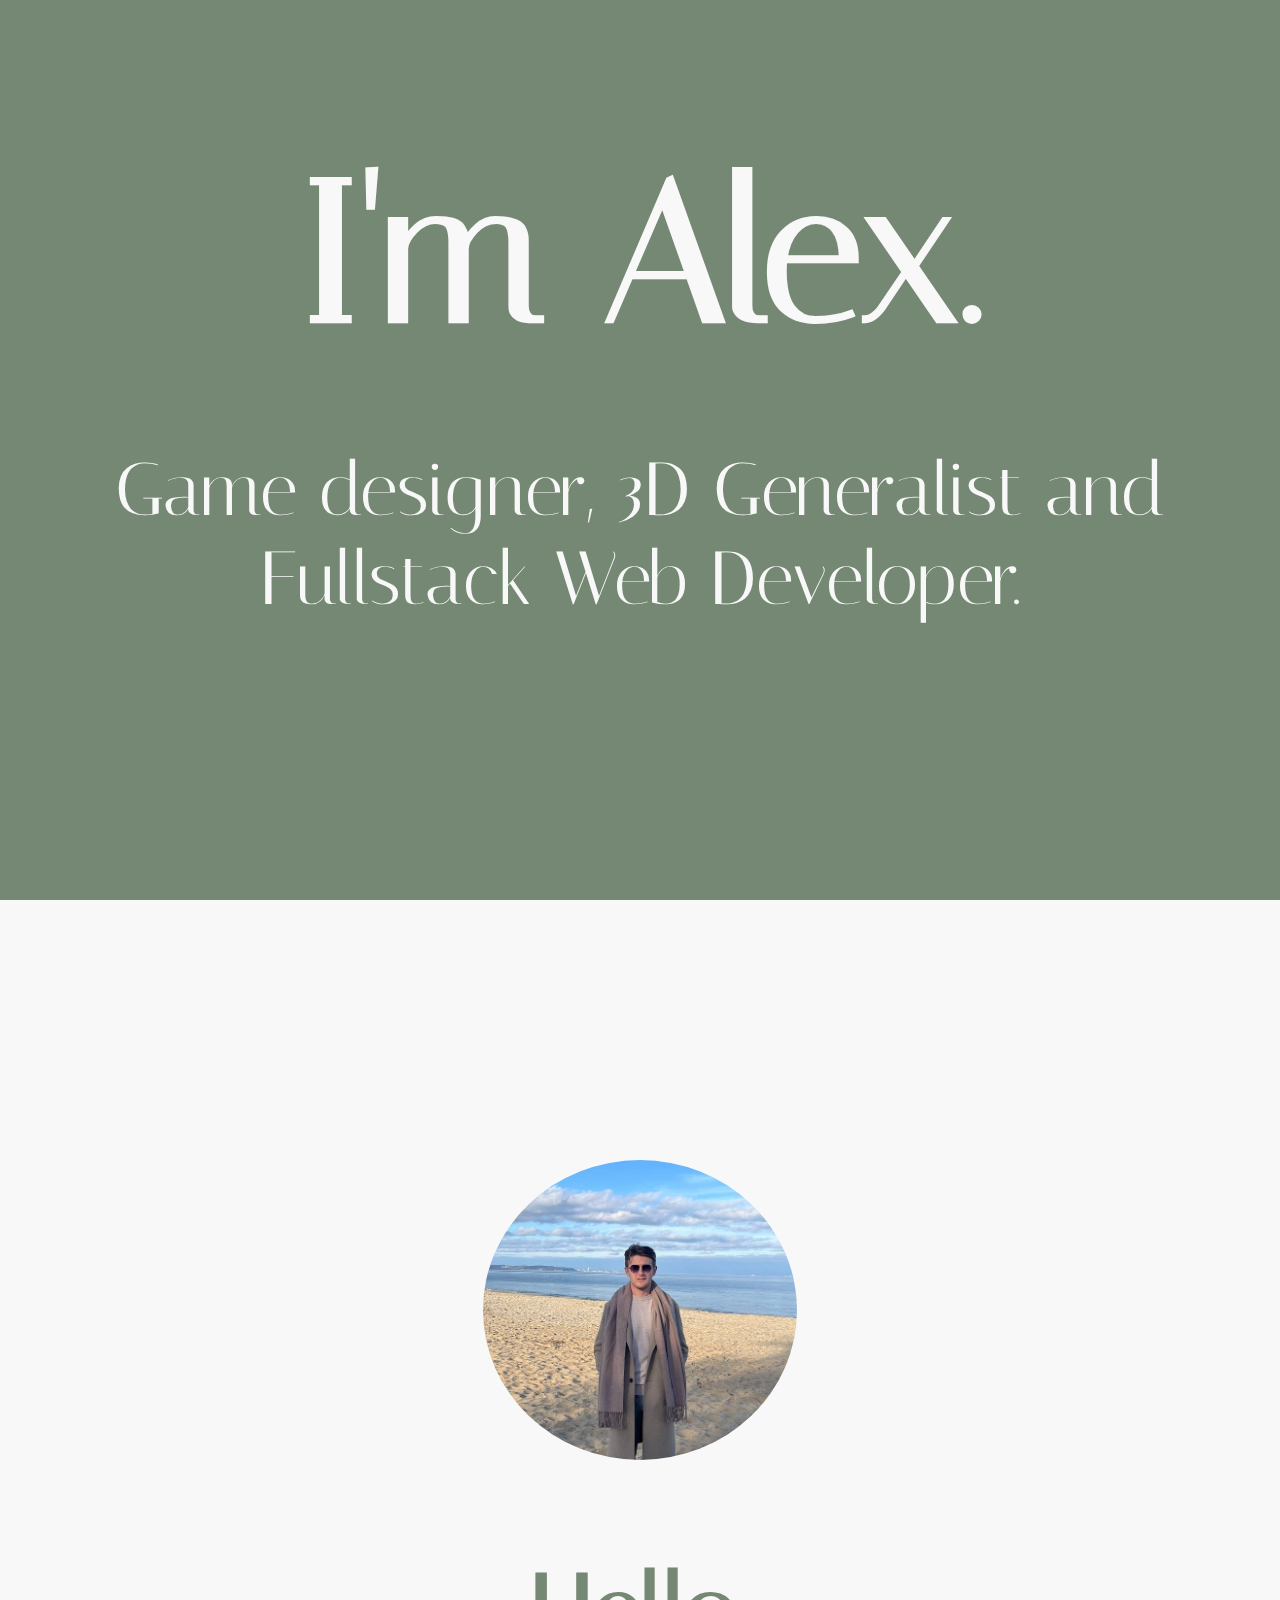
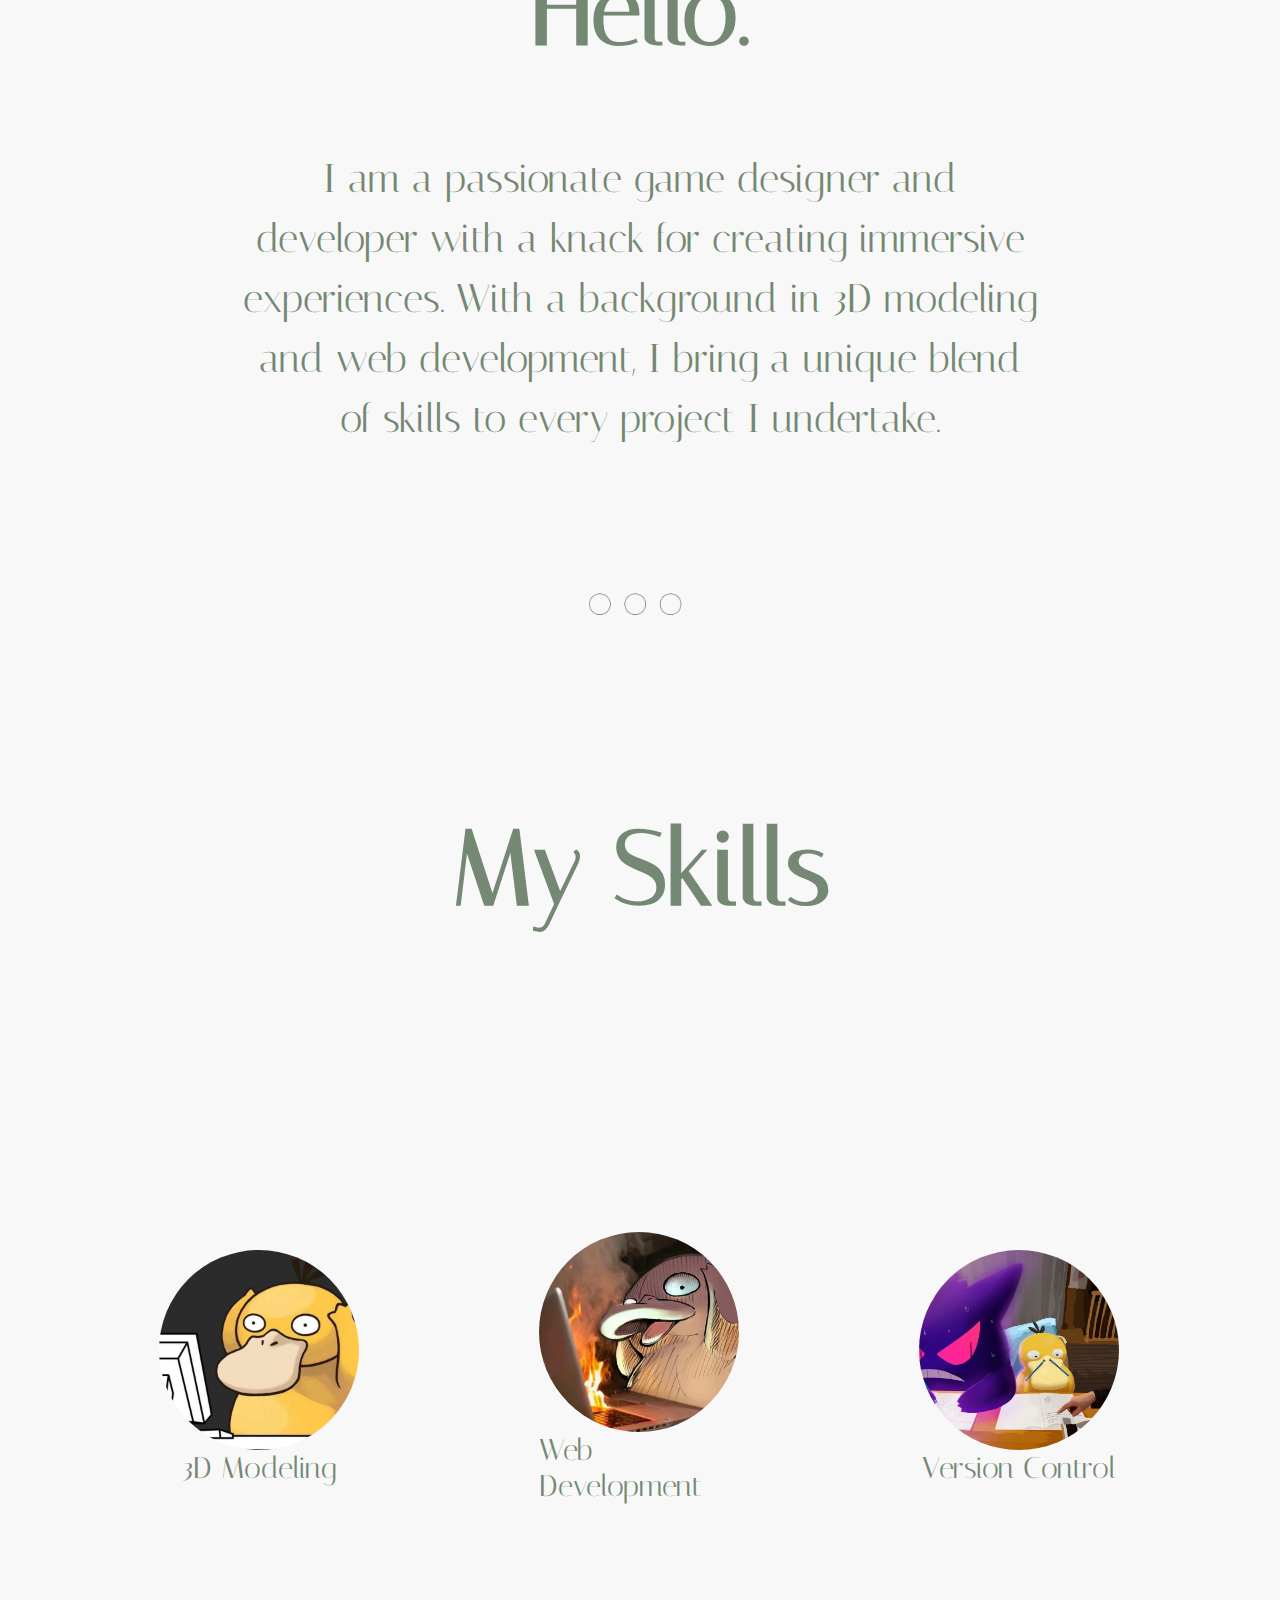
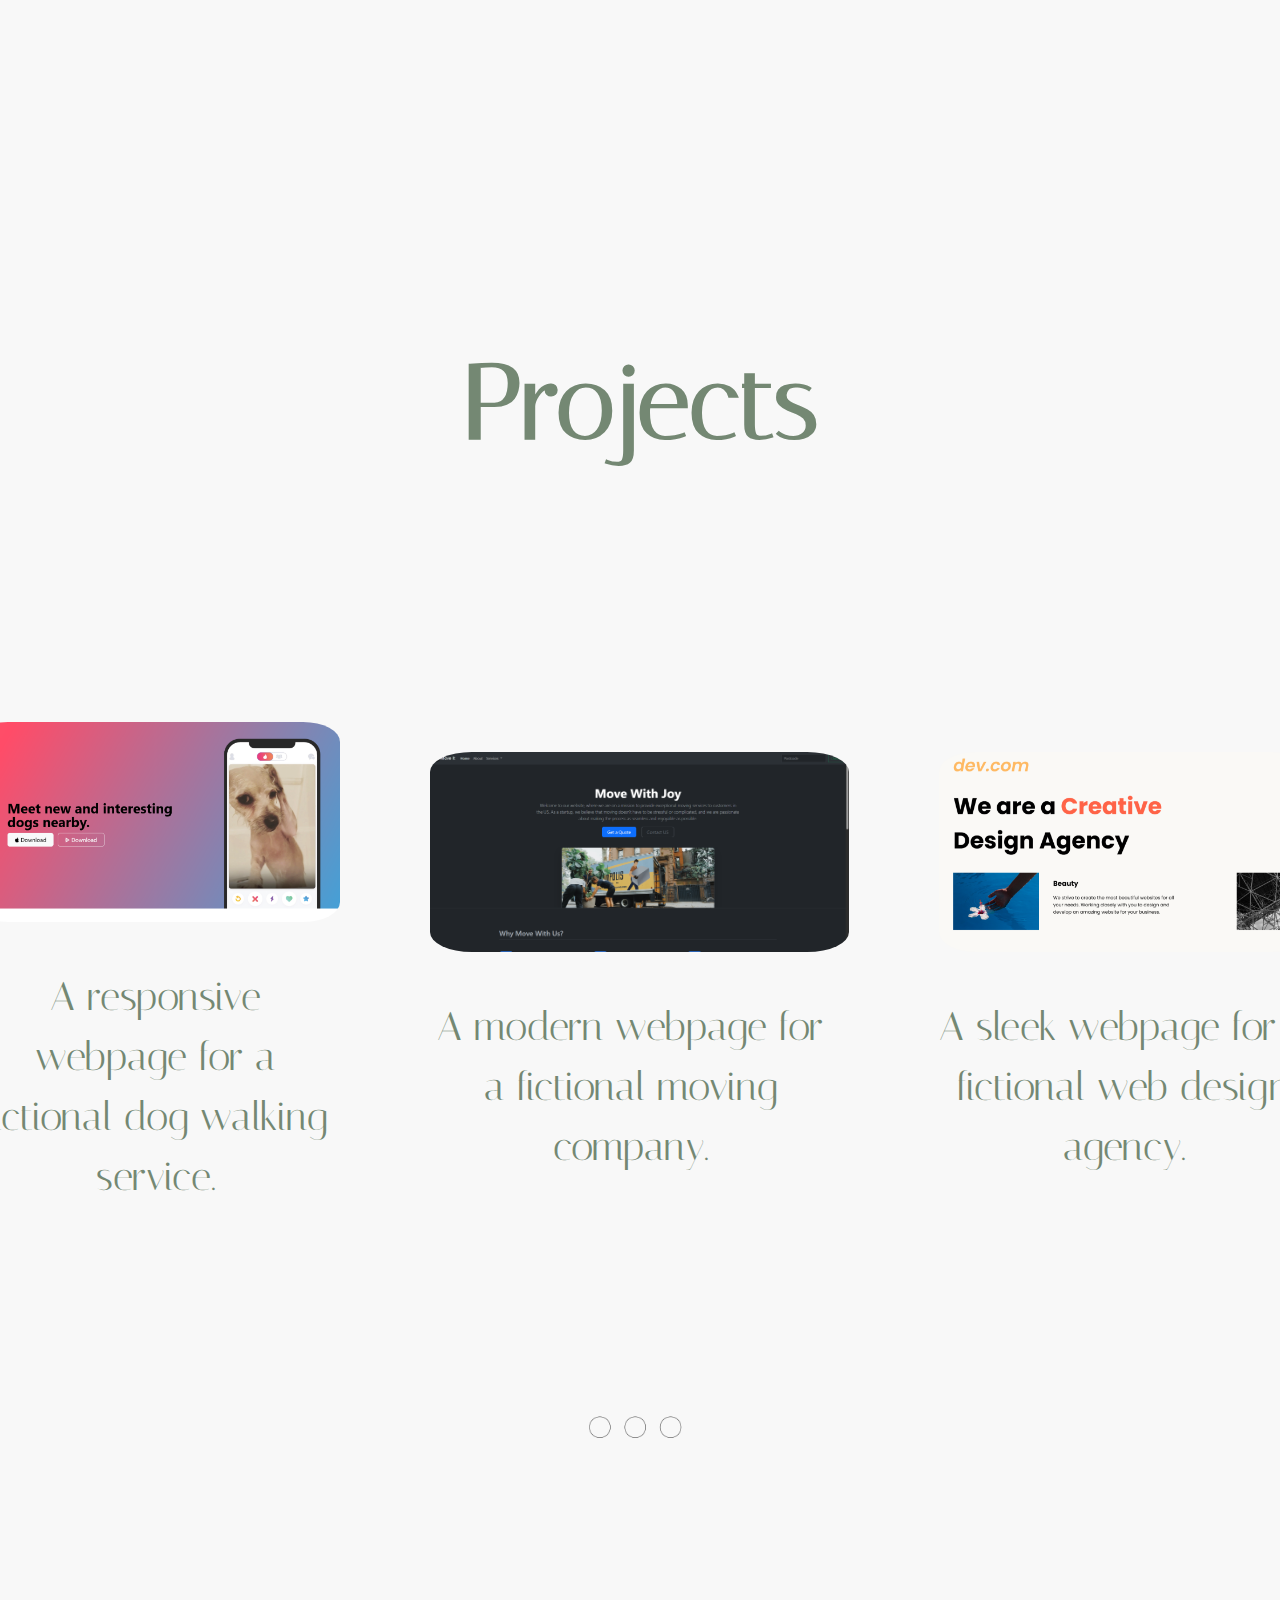
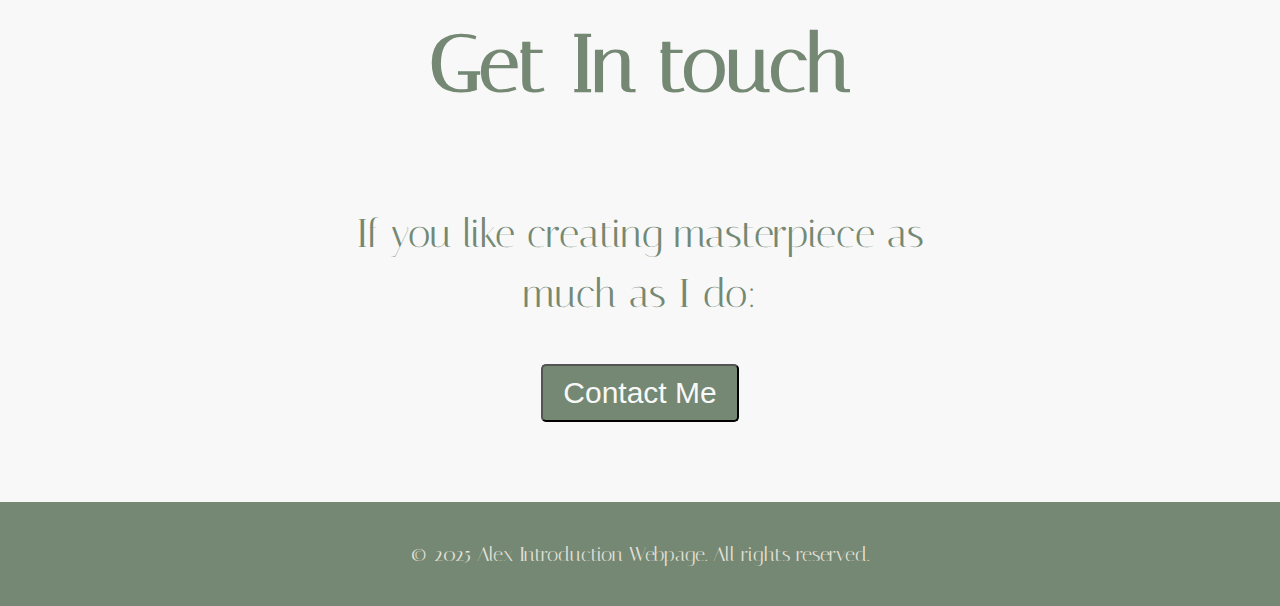
<file: index.html>
<!DOCTYPE html>
<html lang="en">
<head>
    <meta charset="UTF-8">
    <meta name="viewport" content="width=device-width, initial-scale=1.0">
    <title>Introduction Webpage</title>
    <link rel="stylesheet" href="style.css">   
    <link rel="preconnect" href="https://fonts.googleapis.com">
<link rel="preconnect" href="https://fonts.gstatic.com" crossorigin>
<link href="https://fonts.googleapis.com/css2?family=Caveat:wght@400..700&family=Italiana&display=swap" rel="stylesheet">
</head>

<body>
<div class="introduction-webpage">
    <!-- intro -->
    <div class="intro">
        <h1>I'm Alex.</h1>
        <p>Game designer, 3D Generalist and Fullstack Web Developer.</p>
    </div>

    <!-- about -->
    <div class="about">
        <div class="about-image">
            <img  src="./images/profile-picture.jpg" height="300px" alt="Profile Picture">
        </div>
        <h1>Hello.</h1>
        <div class="about-text">
            <p>I am a passionate game designer and developer with a knack for creating immersive experiences. 
                With a background in 3D modeling and web development, I bring a unique blend of skills to every project I undertake.</p>
        </div>
        <div class="dots">
            <img src="./images/dots.webp" height="100px" alt="dots">
        </div>
        
    </div>
    
    <!-- skills -->
     <div class="skills-header">
        <h2>My Skills</h2>
    </div>     
    <div class="skills">
        <div class="skills-img">
            <img src="./images/GameDesign.jpg" height="200px">
            <span class="tooltip">Game Design</span>
        </div>
        <div class="skills-img">
            <img src="./images/3D-generalist.jpg" height="200px">
            <span class="tooltip">3D Modeling</span>
        </div>
        <div class="skills-img">
            <img src="./images/web-development.jpg" height="200px">
            <span class="tooltip">Web Development</span>
        </div>
        <div class="skills-img">
            <img src="./images/version-control.jpg" height="200px">
            <span class="tooltip">Version Control</span>
        </div>
        <div class="skills-img">
            <img src="./images/project-management.jpg" height="200px">
            <span class="tooltip">Project Management</span>
        </div>
        
     </div>


    <!-- projects -->
    <div class="header">
        <h2>Projects</h2>
    </div>
    <div class="projects">
        <div class="project-list">
            <a href="https://github.com/AleksanderBabii/TinDog-Webpage">
                <img src="./images/tindog.PNG" height="200px"></a> 
                <span>
                    A responsive webpage for a fictional dog walking service.
                </span>  
            </div>
        <div class="project-list">
            <a href="https://github.com/AleksanderBabii/Move-It-Start-Up-Webpage">
                <img src="./images/moveit.PNG" height="200px"></a>
                <span>
                    A modern webpage for a fictional moving company.
                </span> 
        </div>
        <div class="project-list">
            <a href="https://github.com/AleksanderBabii/Web_Design_Agency_Webpage">
                <img src="images/creative-agency.PNG" height="200px"></a>
                <span>
                   A sleek webpage for a fictional web design agency.
                </span> 
        </div>
    </div>


    <!-- contact -->
        <div class="contact">
        <div class="dots">
            <img src="./images/dots.webp" height="100px" alt="dots">
        </div>
            <h1>Get In touch</h1>
            <p>If you like creating masterpiece as much as I do: </p>
            <div class="button">
                <button onclick="window.location.href='mailto:sasha.babiy70@gmail.com';">Contact Me</button>
            </div>

        </div>

    <!-- footer -->
        <div class="footer">
            <p>&copy; 2025 Alex Introduction Webpage. All rights reserved.</p>
        </div>
       

 </div>
    
        
</body>
</file>
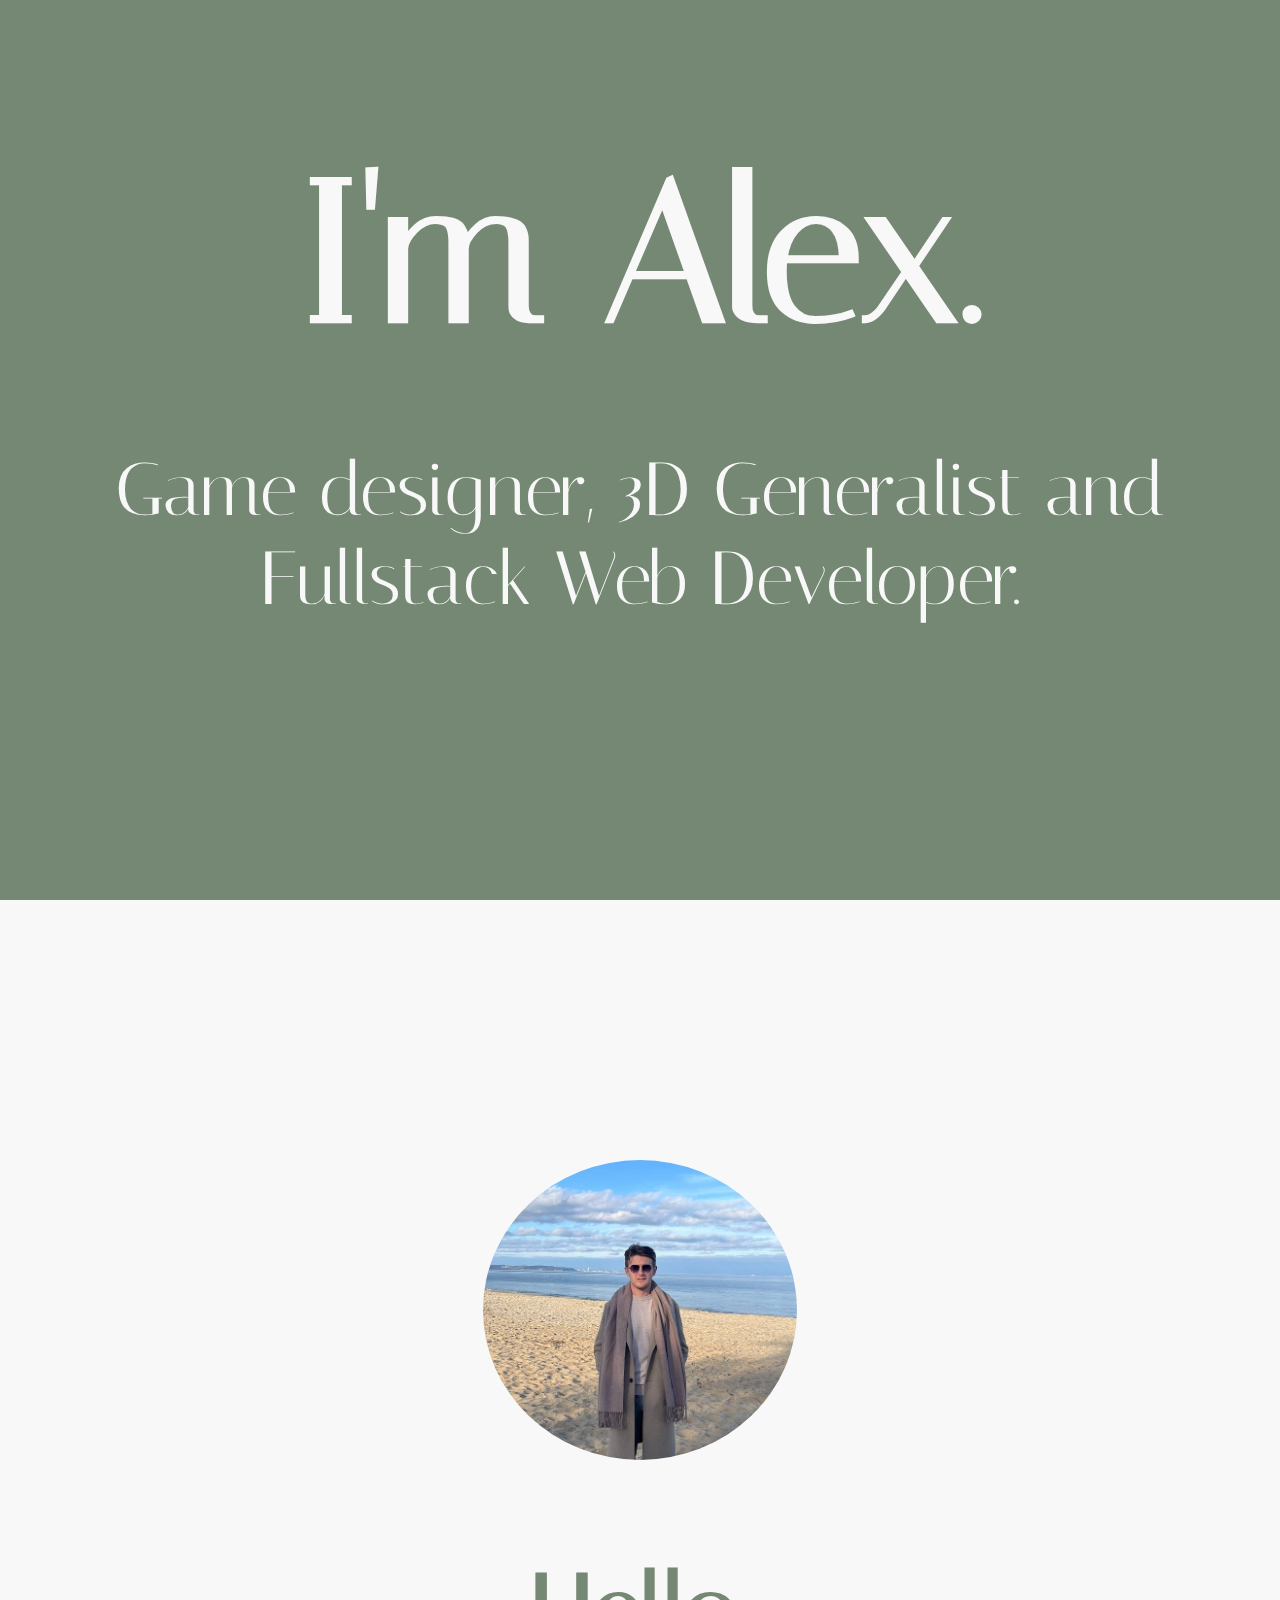
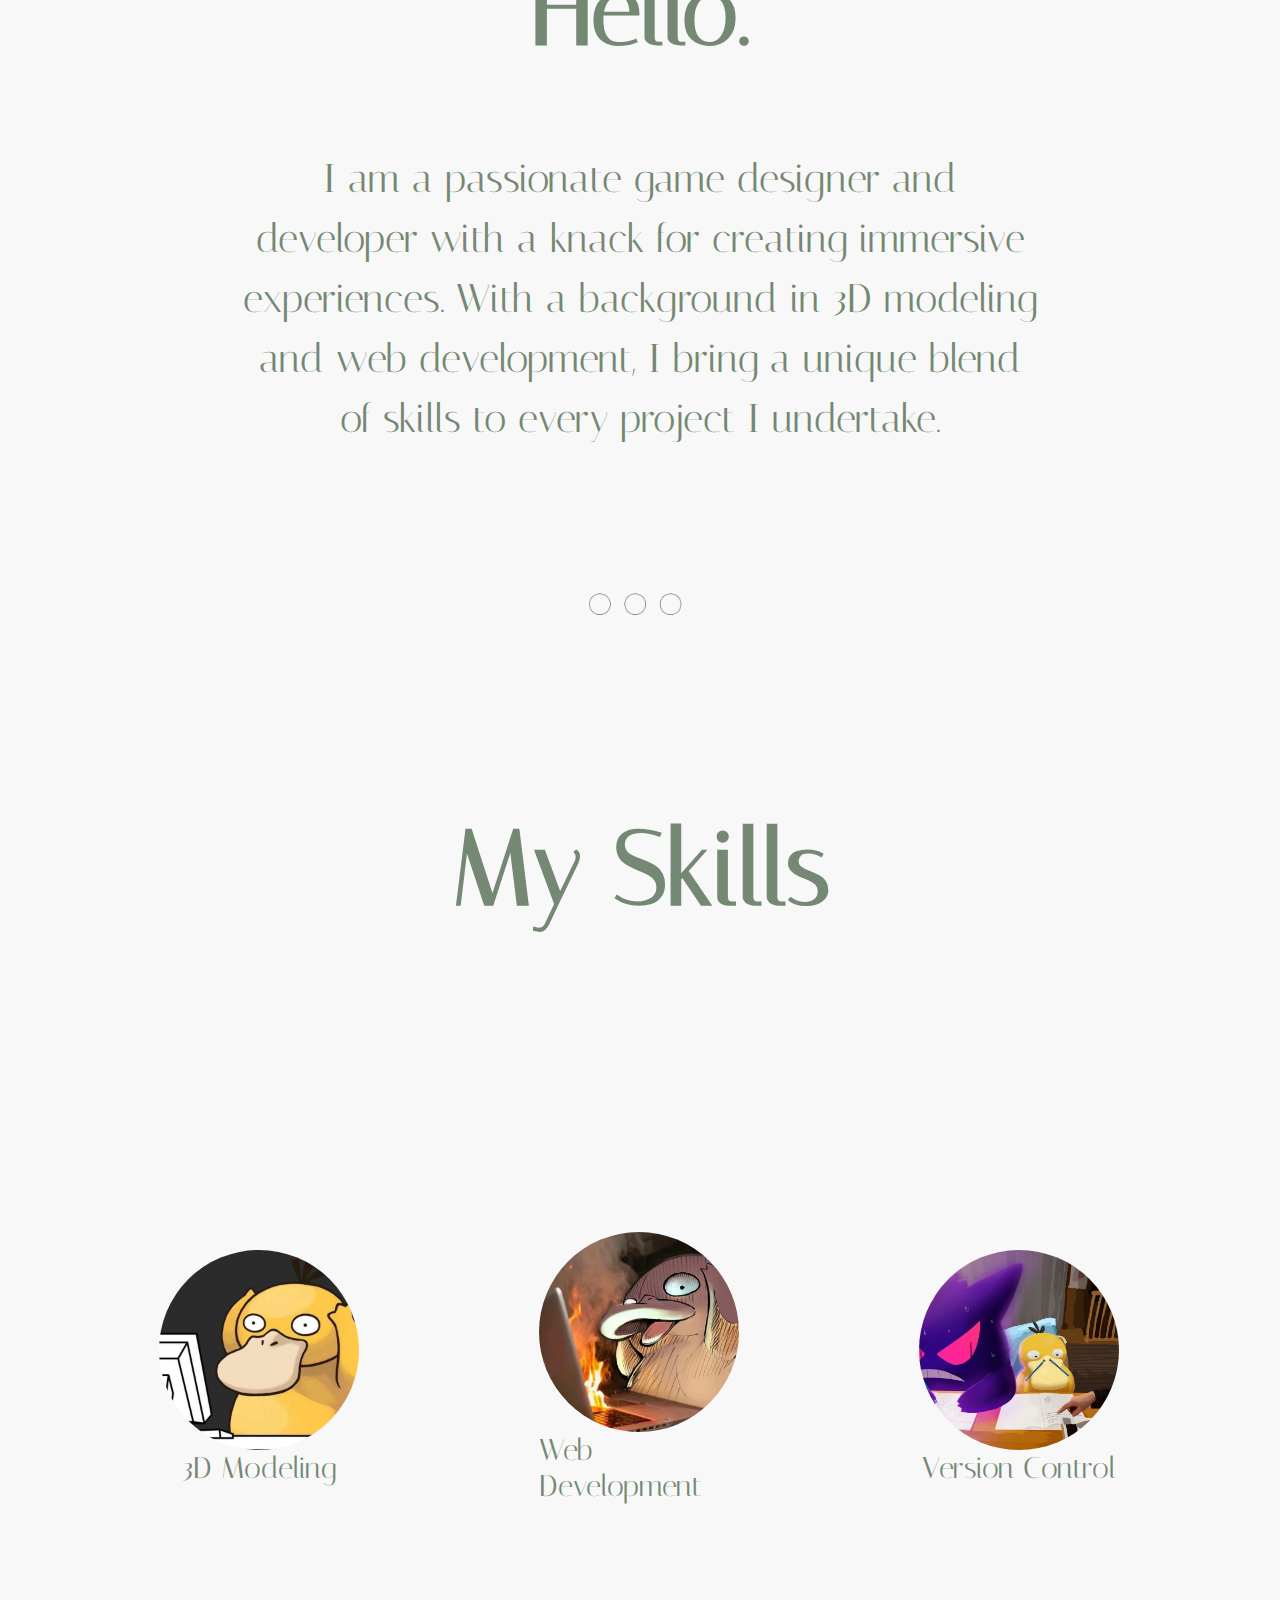
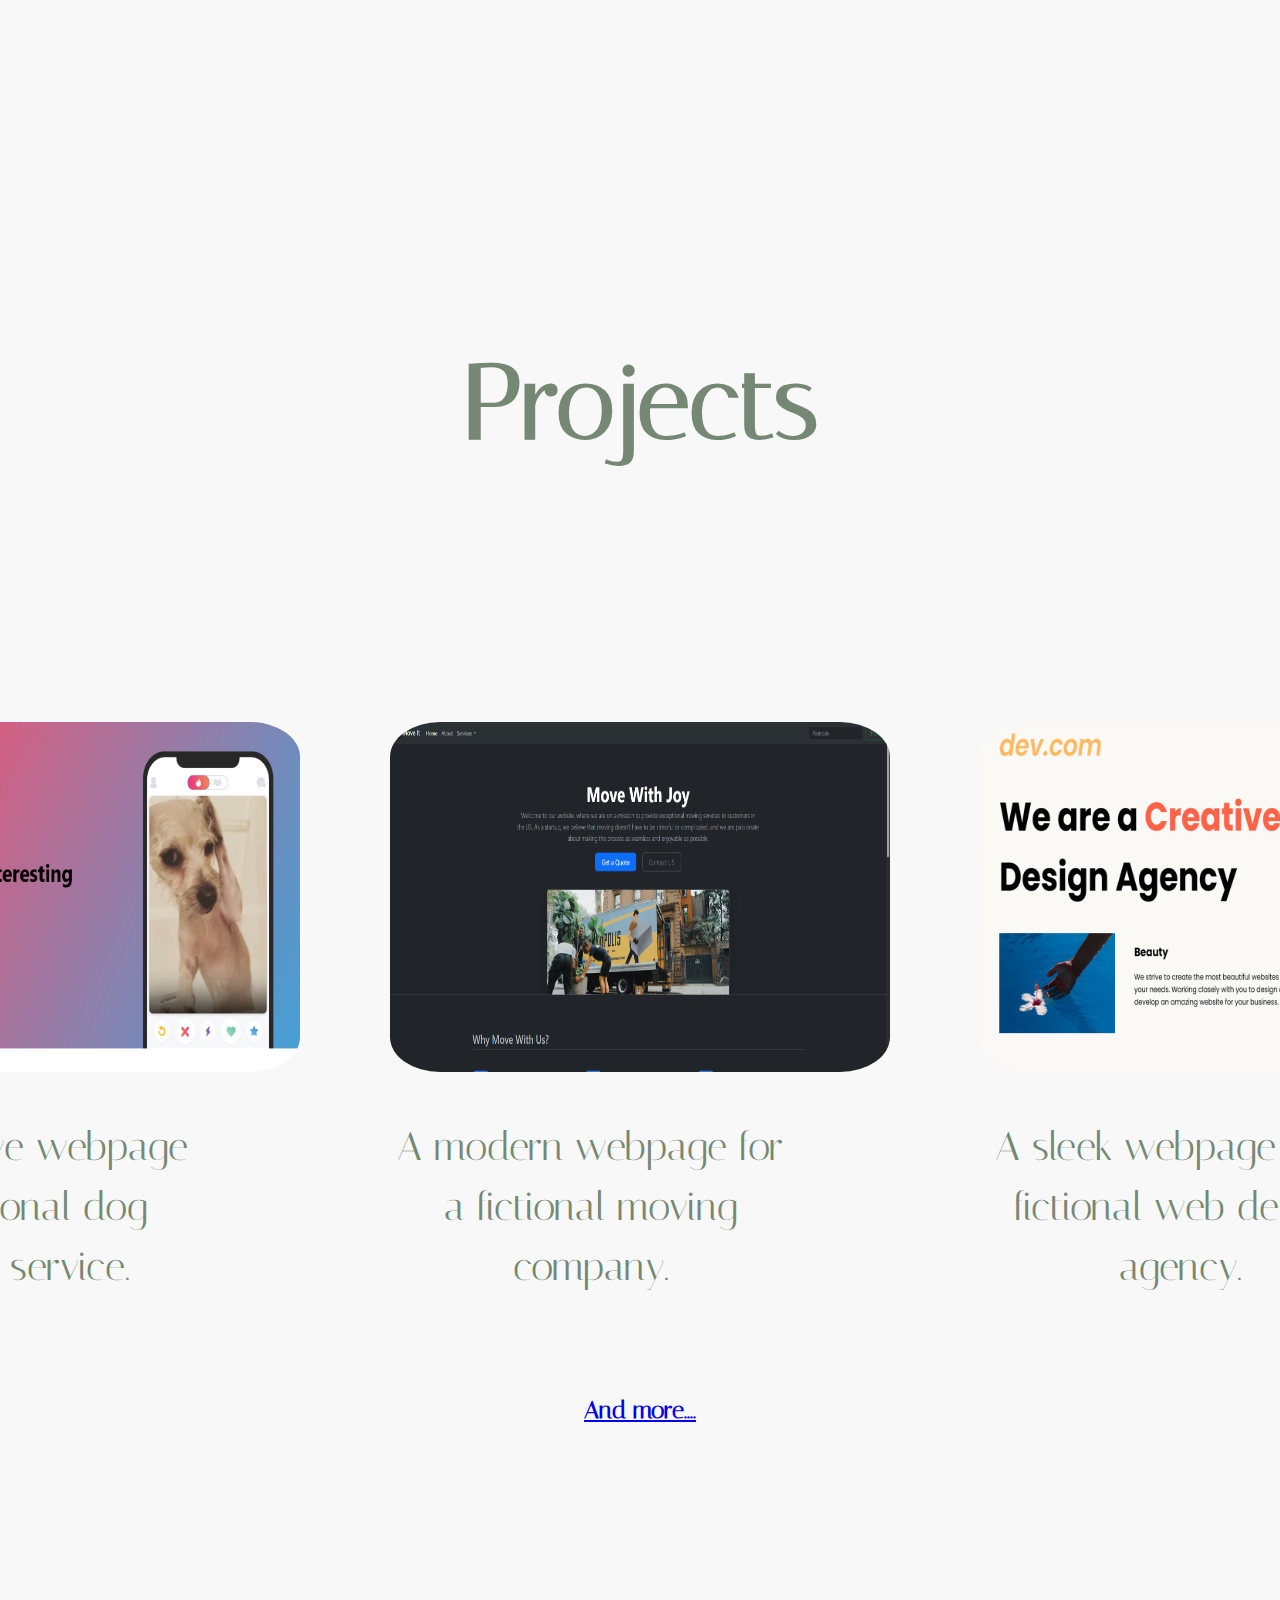
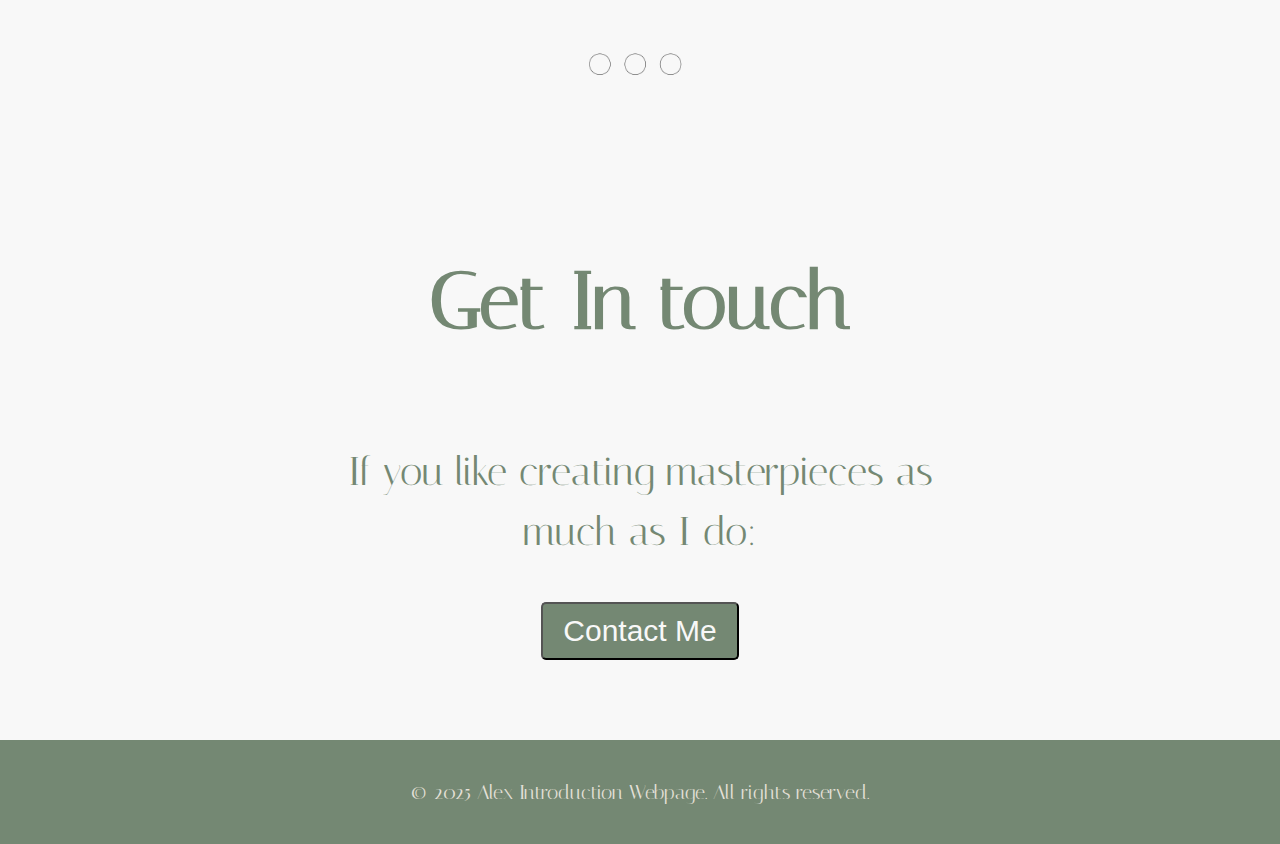
<file: public/index.html>
<!DOCTYPE html>
<html lang="en">
<head>
    <meta charset="UTF-8">
    <meta name="viewport" content="width=device-width, initial-scale=1.0">
    <title>Introduction Webpage</title>
    <link rel="stylesheet" href="./CSS/style.css">   
    <link rel="preconnect" href="https://fonts.googleapis.com">
<link rel="preconnect" href="https://fonts.gstatic.com" crossorigin>
<link href="https://fonts.googleapis.com/css2?family=Caveat:wght@400..700&family=Italiana&display=swap" rel="stylesheet">
</head>

<body>
<div class="introduction-webpage">
    <!-- intro -->
    <div class="intro">
        <h1>I'm Alex.</h1>
        <p>Game designer, 3D Generalist and Fullstack Web Developer.</p>
    </div>

    <!-- about -->
    <div class="about">
        <div class="about-image">
            <img  src="./images/profile-picture.jpg" height="300px" alt="Profile Picture">
        </div>
        <h1>Hello.</h1>
        <div class="about-text">
            <p>I am a passionate game designer and developer with a knack for creating immersive experiences. 
                With a background in 3D modeling and web development, I bring a unique blend of skills to every project I undertake.</p>
        </div>
        <div class="dots">
            <img src="./images/dots.webp" height="100px" alt="dots">
        </div>
        
    </div>
    
    <!-- skills -->
     <div class="skills-header">
        <h2>My Skills</h2>
    </div>     
    <div class="skills">
        <div class="skills-img">
            <img src="./images/GameDesign.jpg" height="200px">
            <span class="tooltip">Game Design</span>
        </div>
        <div class="skills-img">
            <img src="./images/3D-generalist.jpg" height="200px">
            <span class="tooltip">3D Modeling</span>
        </div>
        <div class="skills-img">
            <img src="./images/web-development.jpg" height="200px">
            <span class="tooltip">Web Development</span>
        </div>
        <div class="skills-img">
            <img src="./images/version-control.jpg" height="200px">
            <span class="tooltip">Version Control</span>
        </div>
        <div class="skills-img">
            <img src="./images/project-management.jpg" height="200px">
            <span class="tooltip">Project Management</span>
        </div>
        
     </div>


    <!-- projects -->
    <div class="header">
        <h2>Projects</h2>
    </div>
    <div class="projects">
        <div class="project-list">
            <a href="https://tindog-webpage.onrender.com/">
                <img src="./images/tindog.PNG" height="500px"></a> 
                <span>
                    A responsive webpage for a fictional dog walking service.
                </span>  
            </div>
        <div class="project-list">
            <a href="https://move-it-start-up-webpage.onrender.com">
                <img src="./images/moveit.PNG" height="500px"></a>
                <span>
                    A modern webpage for a fictional moving company.
                </span> 
        </div>
        <div class="project-list">
            <a href="https://web-design-agency-webpage.onrender.com">
                <img src="images/creative-agency.PNG" height="500px"></a>
                <span>
                   A sleek webpage for a fictional web design agency.
                </span> 
        </div>
    </div>

    <div class="more">
        <a href="https://github.com/AleksanderBabii"> <h2>And more....</h2> </a>
    </div>

    <!-- contact -->
    <div class="contact">
        <div class="dots">
            <img src="./images/dots.webp" height="100px" alt="dots">
        </div>
            <h1>Get In touch</h1>
            <p>If you like creating masterpieces as much as I do: </p>
        <div class="button">
            <button onclick="window.location.href='mailto:sasha.babiy70@gmail.com';">Contact Me</button>
        </div>

    </div>

    <!-- footer -->
        <div class="footer">
            <p>&copy; 2025 Alex Introduction Webpage. All rights reserved.</p>
        </div>
       

 </div>
    
        
</body>
</file>
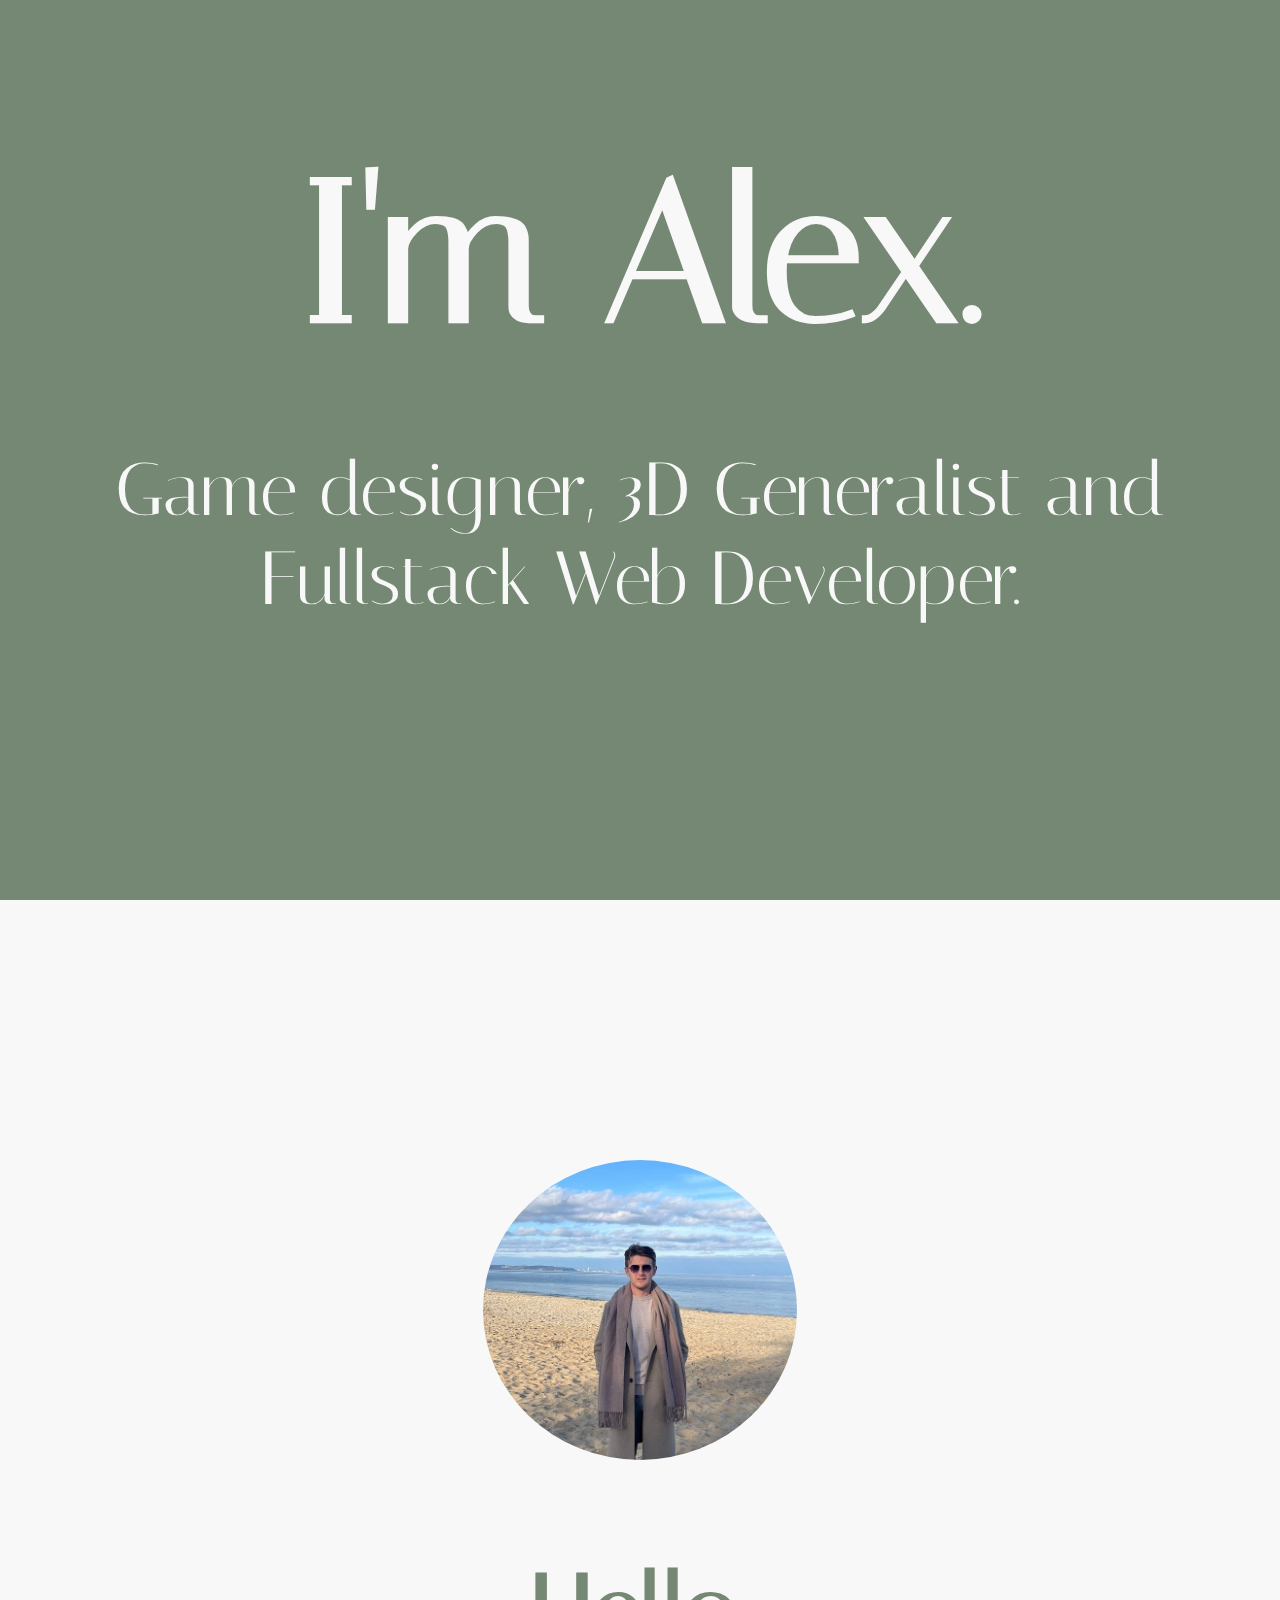
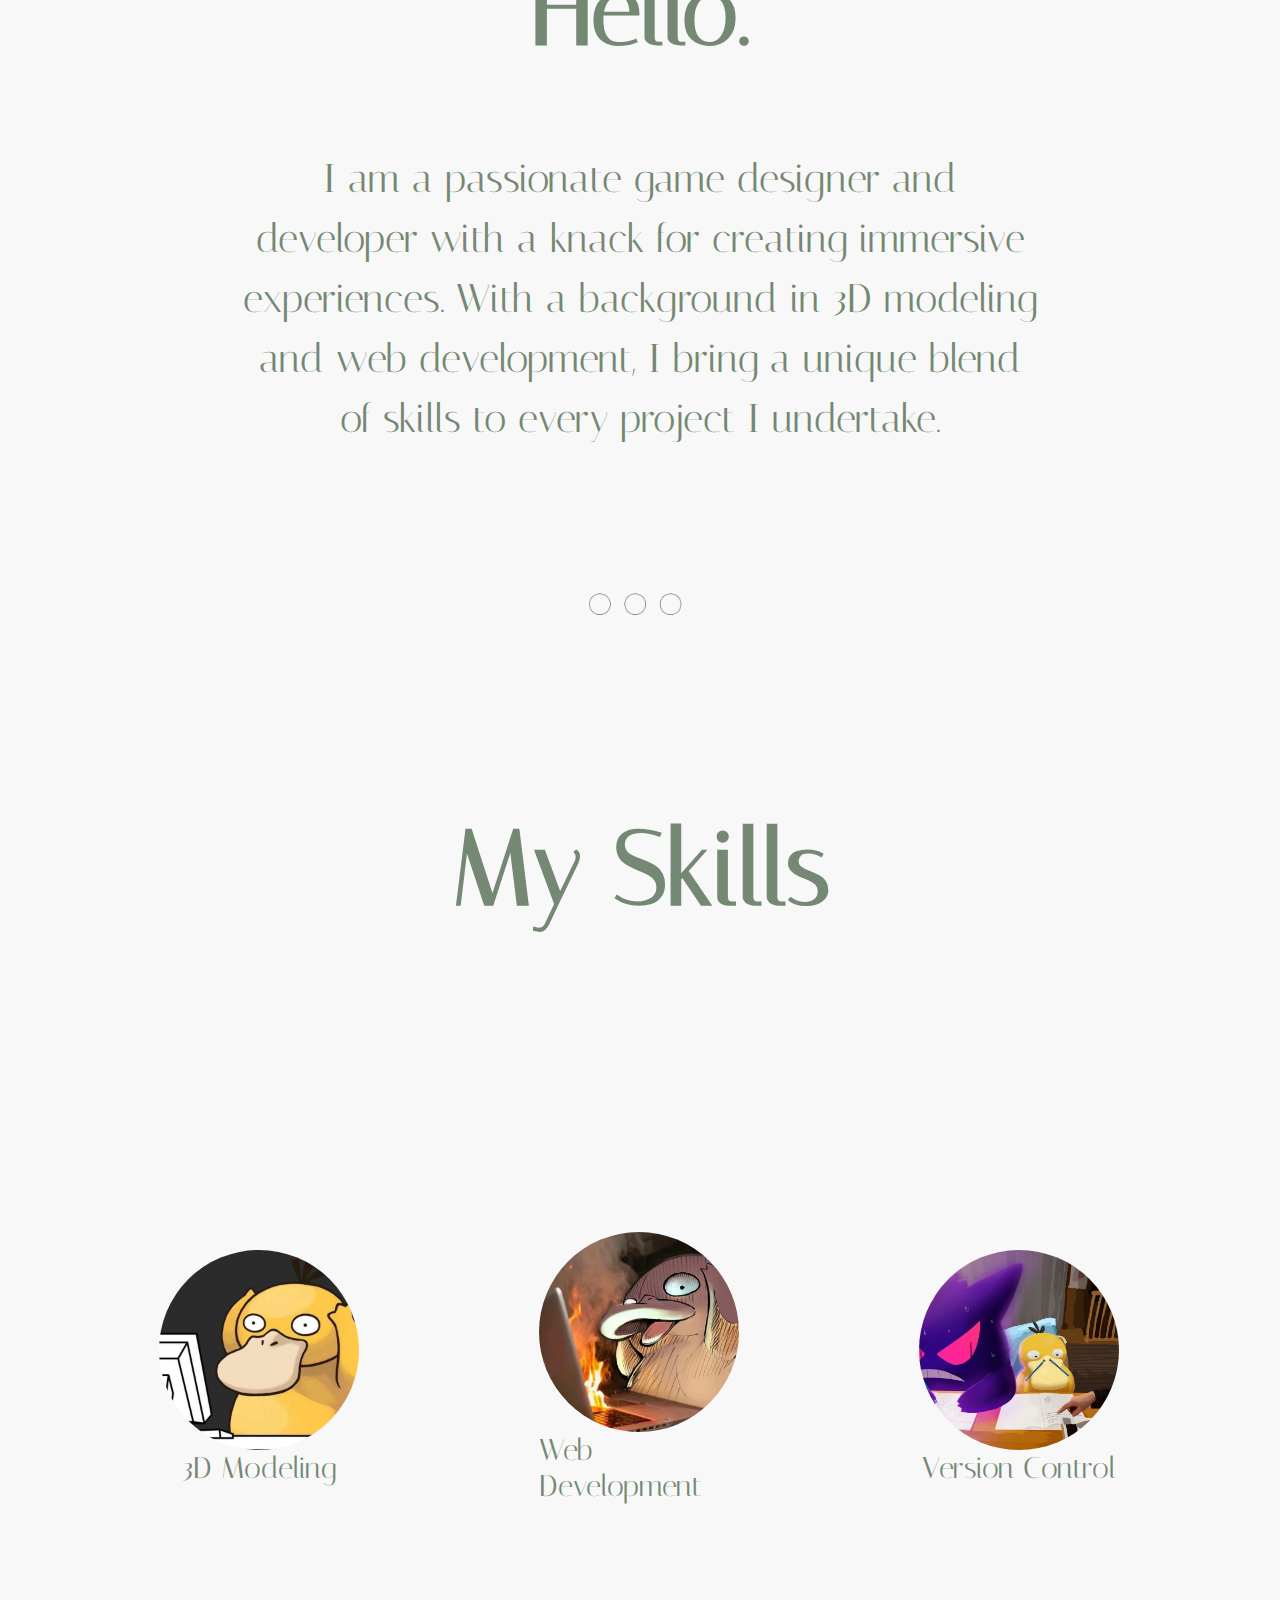
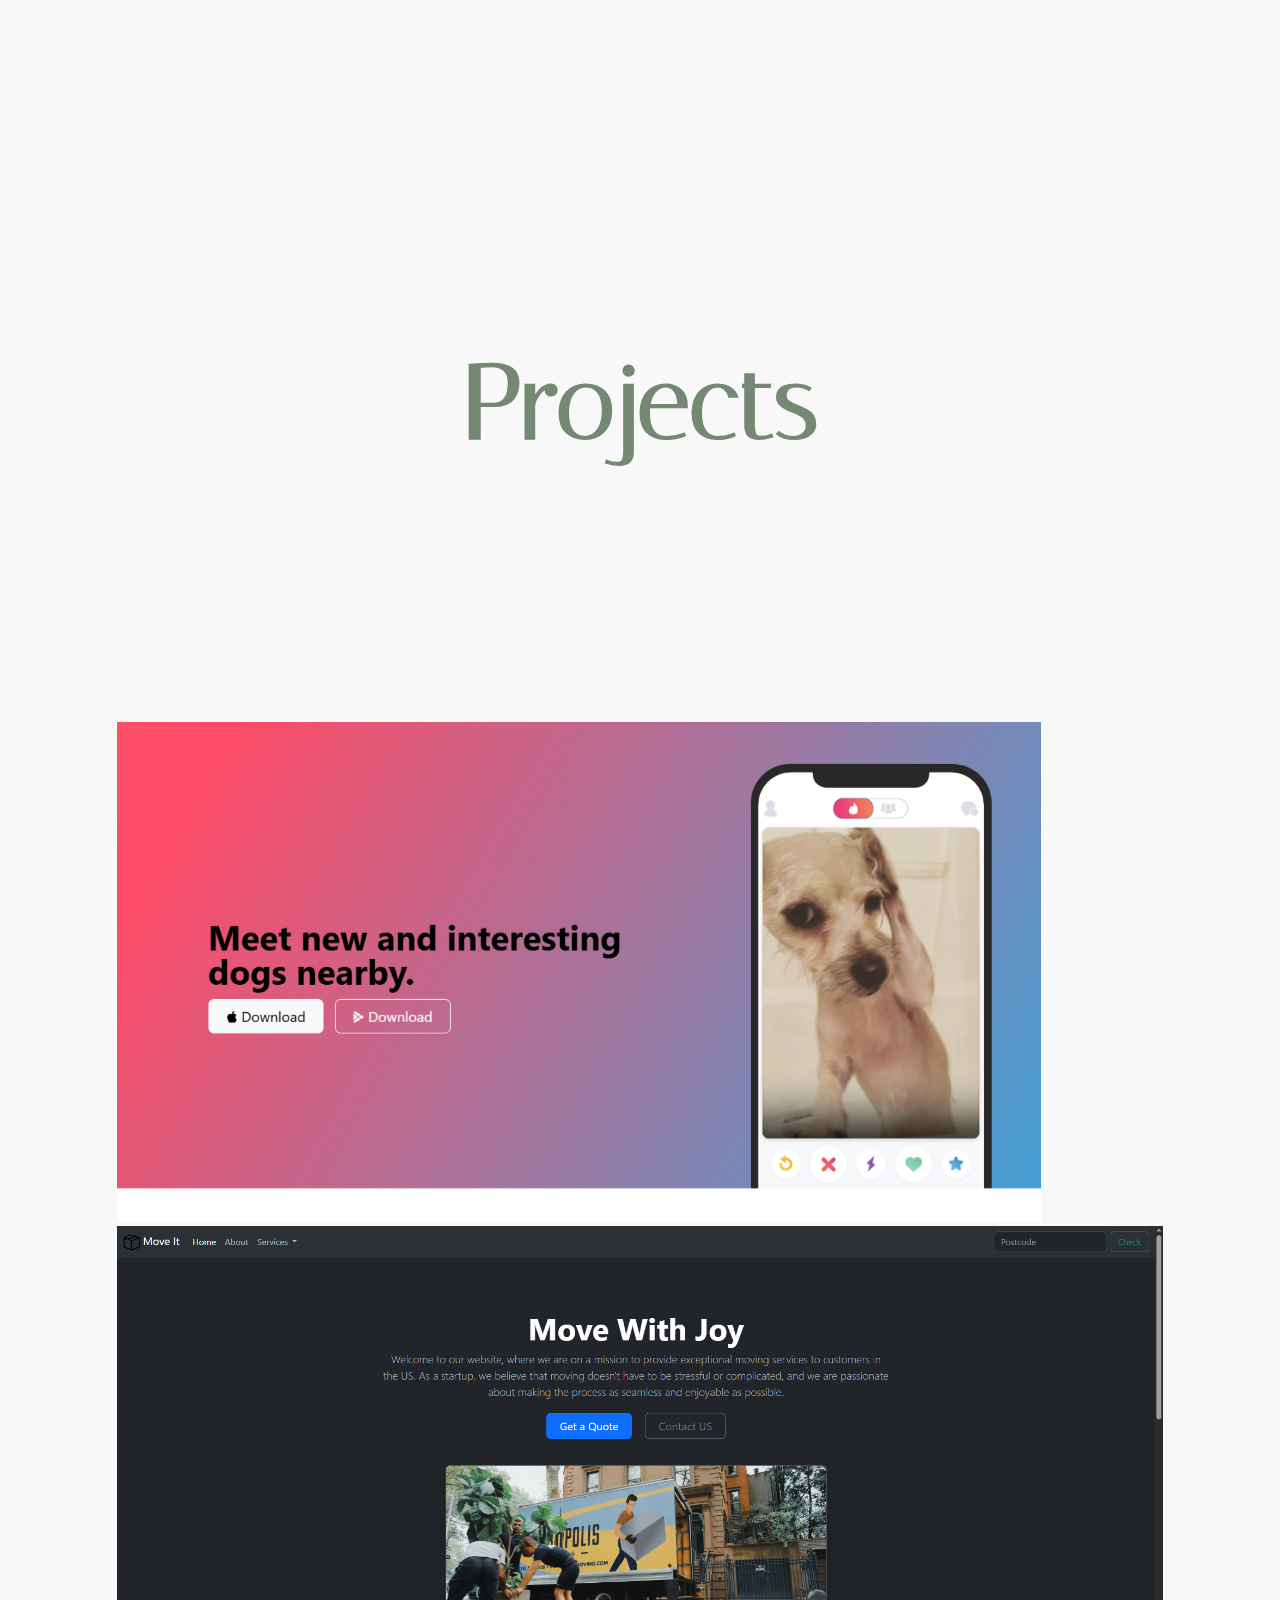
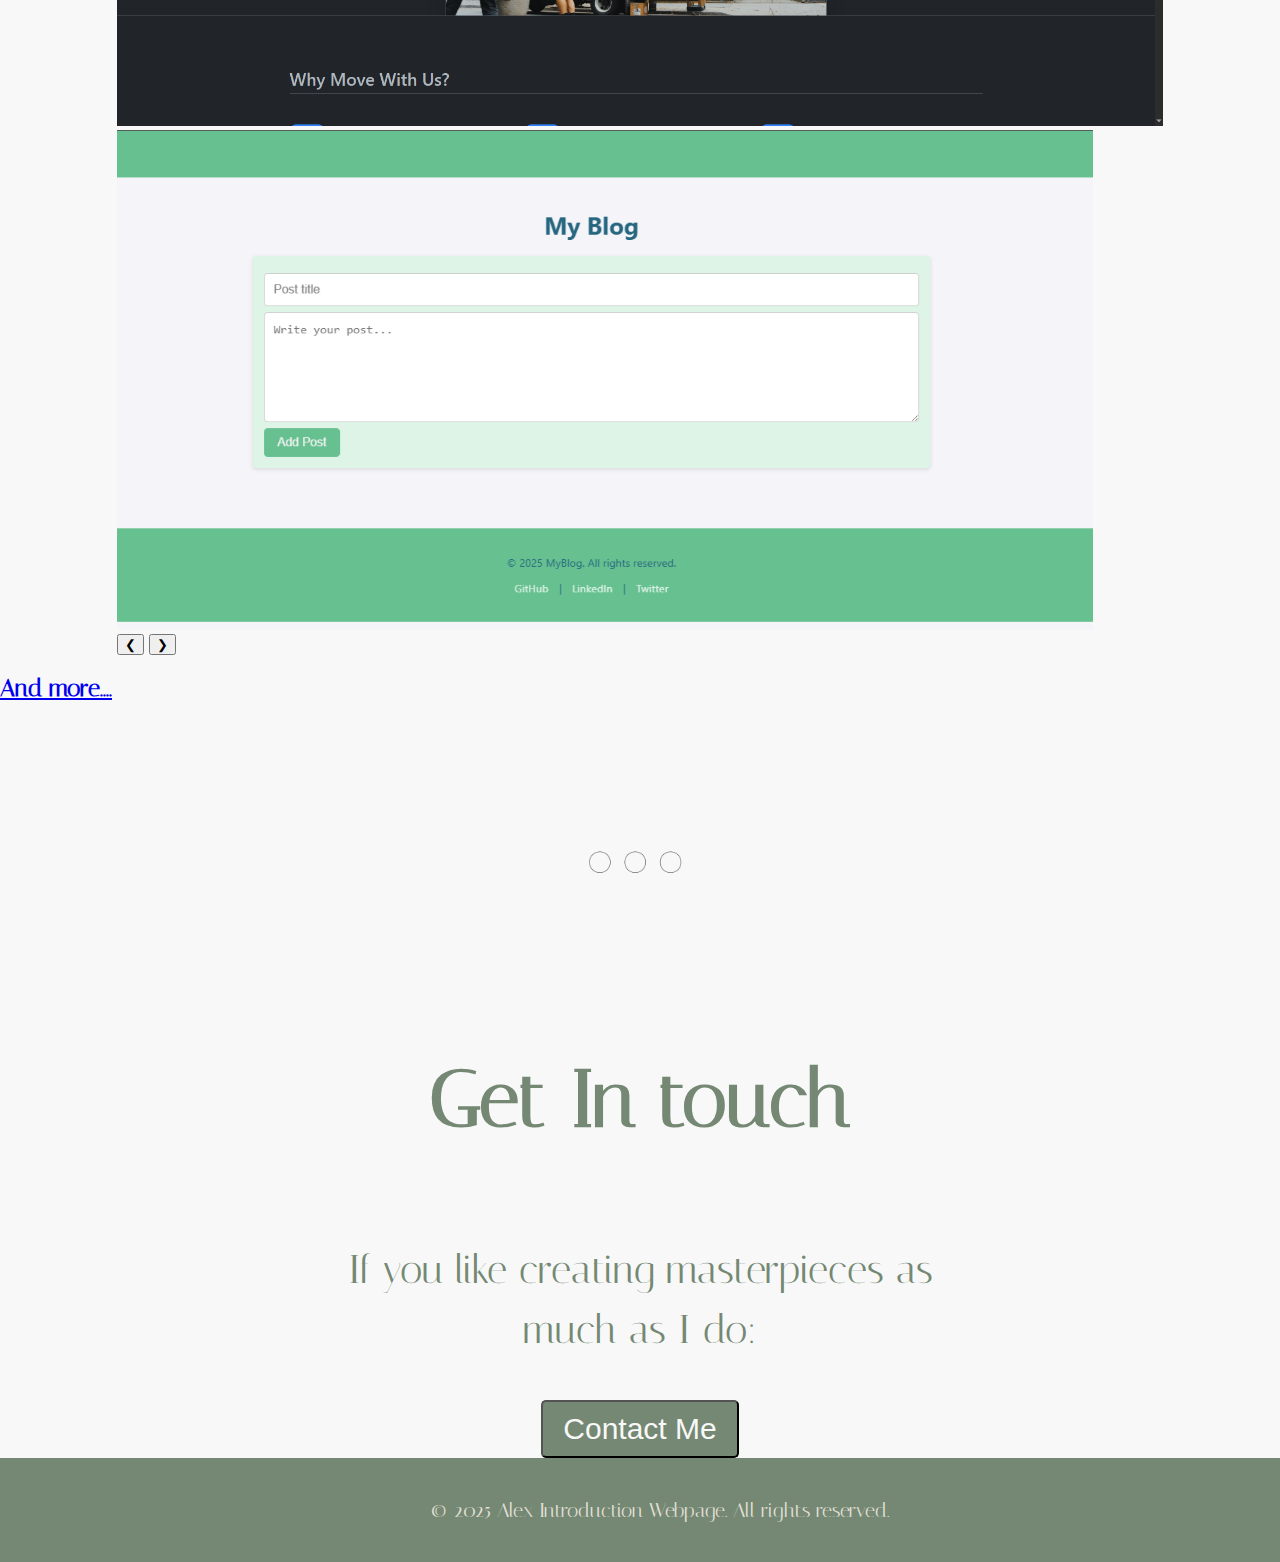
<file: public/main.html>
<!DOCTYPE html>
<html lang="en">
<head>
    <meta charset="UTF-8">
    <meta name="viewport" content="width=device-width, initial-scale=1.0">
    <title>Introduction Webpage</title>
    <link rel="stylesheet" href="./CSS/main.css">
    <link rel="preconnect" href="https://fonts.googleapis.com">
    <link rel="preconnect" href="https://fonts.gstatic.com" crossorigin>
    <link href="https://fonts.googleapis.com/css2?family=Caveat:wght@400..700&family=Italiana&display=swap" rel="stylesheet">
</head>

<body>
    <div class="introduction-webpage">
        <!-- intro -->
        <div class="intro">
            <h1>I'm Alex.</h1>
            <p>Game designer, 3D Generalist and Fullstack Web Developer.</p>
        </div>

        <!-- about -->
        <div class="about">
            <div class="about-image">
                <img src="./images/profile-picture.jpg" height="300px" alt="Profile Picture">
            </div>
            <h1>Hello.</h1>
            <div class="about-text">
                <p>
                    I am a passionate game designer and developer with a knack for creating immersive experiences.
                    With a background in 3D modeling and web development, I bring a unique blend of skills to every project I undertake.
                </p>
            </div>
            <div class="dots">
                <img src="./images/dots.webp" height="100px" alt="dots">
            </div>

        </div>

        <!-- skills -->
        <div class="skills-header">
            <h2>My Skills</h2>
        </div>
        <div class="skills">
            <div class="skills-img">
                <img src="./images/GameDesign.jpg" height="200px">
                <span class="tooltip">Game Design</span>
            </div>
            <div class="skills-img">
                <img src="./images/3D-generalist.jpg" height="200px">
                <span class="tooltip">3D Modeling</span>
            </div>
            <div class="skills-img">
                <img src="./images/web-development.jpg" height="200px">
                <span class="tooltip">Web Development</span>
            </div>
            <div class="skills-img">
                <img src="./images/version-control.jpg" height="200px">
                <span class="tooltip">Version Control</span>
            </div>
            <div class="skills-img">
                <img src="./images/project-management.jpg" height="200px">
                <span class="tooltip">Project Management</span>
            </div>

        </div>


        <!-- projects -->
        <div class="header">
            <h2>Projects</h2>
        </div>

            <!--Carousel-->
            <div class="carousel">
                <div class="carousel-track">
                    <div class="carousel-slide">
                        <a href="https://tindog-webpage.onrender.com/">
                            <img src="./images/tindog.PNG" height="500px">
                        </a>
                    </div>
                    <div class="carousel-slide">
                        <a href="https://move-it-start-up-webpage.onrender.com">
                            <img src="./images/moveit.PNG" height="500px">
                        </a>
                    </div>
                    <div class="carousel-slide">
                        <a href="https://blog-webpage-5ixx.onrender.com">
                            <img src="images/MyBlog.PNG" height="500px">
                        </a>
                    </div>
                </div>

                <button class="carousel-button prev">&#10094;</button>
                <button class="carousel-button next">&#10095;</button>

                <div class="carousel-dots">
                    <span class="dot active"></span>
                    <span class="dot"></span>
                    <span class="dot"></span>
                </div>
            </div>
        </div>

        <div class="more">
            <a href="https://github.com/AleksanderBabii"> <h2>And more....</h2> </a>
        </div>

        <!-- contact -->
        <div class="contact">
            <div class="dots">
                <img src="./images/dots.webp" height="100px" alt="dots">
            </div>
            <h1>Get In touch</h1>
            <p>If you like creating masterpieces as much as I do: </p>
            <div class="button">
                <button onclick="window.location.href='mailto:sasha.babiy70@gmail.com';">Contact Me</button>
            </div>

        </div>

        <!-- footer -->
        <div class="footer">
            <p>&copy; 2025 Alex Introduction Webpage. All rights reserved.</p>
        </div>

    </div>


</body>
</file>
<file: style.css>
body{    
    font-family: "Italiana", sans-serif;
    font-weight: 400;
    font-style: bold;
    margin: 0;
    padding: 0;
    background-color: #F8F8F8;
}
.introduction-webpage{
    display:flex;
    flex-direction: column;
    align-items: center;
    gap: 5rem;
}

/* Intro */
.intro, .about{
    width: 100%;
    height: 100vh;
    max-width: 100%;
    text-align: center;
}
.intro{
    background-color: #748873;
}
.intro h1{
    font-size: 200px;
    margin-bottom: 20px;
    color:#F8F8F8 ;
}
.intro p{
    font-size: 75px;
    margin-bottom: 20px;
    color:#F8F8F8;
}

/* About */
.about{    
    display: flex;
    flex-direction: column;
    align-items: center;
    gap: 20px;
    width: 100%;

}
.about-image img{
    border-radius: 50%;
    margin-top: 20vh;
}
.about h1{
    font-size: 100px;
    margin-bottom: 20px;
    color:#748873 ;
}
.about-text p{
    max-width: 800px;;
    align-items: center;
    justify-content: center;
    font-size: 40px;
    text-align: center;
    color:#748873 ;
    line-height: 1.5;
   
}

.about>.dots{
    height: 50px;
    width: 50px;
    margin: 5vh;
    padding-right: 60px;
}

/* Skills section */
.skills-header{
    font-size: 70px;
    margin-top: 40vh;
    color:#748873 ;
    text-align: center;
}
.skills {
    display: flex;
    flex-direction: row;
    gap: 20vh;
    margin-bottom: 20vh;
}
.skills-img {
    display: flex;
    flex-direction: column;
    justify-content: center;
    align-items: center;
    margin-top: 15vh;
}
.tooltip {
    display: flex;
    font-size: 30px;
    color: #748873;
}
.skills-img img{
    border-radius: 50%;
}

/* projects section */
.header{
    font-size: 70px;
    margin: 10vh;
    color:#748873 ;
    text-align: center;
}

.projects {
    display: flex;
    flex-direction: row;
    align-items: center;
    gap: 10vh;

}
.project-list {
    display: flex;
    flex-direction: column;
    font-size: 40px;
    color: #748873;
    text-align: center;

}
.project-list img{
    float: left;
    border-radius: 10%;
    max-width: 500px;
    max-height: 350px;
    transition: transform 0.5s ease;
    
}
.project-list span{
    max-width: 400px;
    margin-top: 5vh;

    line-height: 1.5;
}

/* Contact */

.contact{
    display: flex;
    flex-direction: column;
    width: 100%;
    align-items: center;
    justify-content: center;
    gap: 20px;
}
.contact .dots{
    height: 50px;
    width: 50px;
    margin: 10vh;
    padding-right: 60px;

}
.contact h1{
    font-size: 80px;
    margin-top: 80px;
    color:#748873 ;
}
.contact p{
    font-size: 40px;
    margin: 20px;
    color:#748873 ;
    text-align: center;
    max-width: 600px;   
    line-height: 1.5;
}
.button button{
    font-size: 30px;
    padding: 10px 20px;
    border-radius: 5px;
    background-color: #748873 ;
    color: #F8F8F8;
    cursor: pointer;
    transition: background-color 0.5s ease;
}

.footer{
    text-align: center;
    width: 100%;
    padding: 20px;
    background-color: #748873 ;
    color: #E5E0D8;
    font-size: 20px;
}


@media (max-width: 800px) {
    .intro{
        height: auto;
        padding: 20px;
    }
    .intro h1{
        font-size: 100px;
    }
    .intro p{
        font-size: 60px;
    }
    .about{
        height: auto;
        padding: 20px;
    }
    .about h1{
        font-size: 100px;
    }
    .about-text p{
        font-size: 60px;
        padding: 0 10px;
    }
    .skills-header{
        font-size: 40px;
        margin-top: 20vh;
    }
    .skills {
        height: auto;
        flex-direction: column;
        gap: 10vh;
        margin-bottom: 10vh;
    }
    .skills-img {
        margin-top: 5vh;
    }
    .tooltip {
        font-size: 20px;
    }
    .projects {
        flex-direction: column;
        height: auto ;
        gap: 20vh;
        margin-bottom: 10vh;
    }
    .project-list {
        align-items: center;
        gap: 1vh;
        margin-bottom: 5vh;
    }
    .project-list img{
        max-width: 400px;
        max-height: 300px;
    }
    .project-list span{
        max-width: 400px;
    }
    .header{
        font-size: 100px;
        margin: 5vh;
    }
    .contact h1{
        font-size: 100px;
        margin-top: 40px;
    }
    .contact p{
        font-size: 50px;
        margin: 10px;
        max-width: 500px;   
    }
    .button button{
        font-size: 20px;
        padding: 5px 10px;        
    }
    .footer{
        font-size: 15px;
        padding: 10px;        
    }
}
</file>
<file: public/CSS/style.css>
body{    
    font-family: "Italiana", sans-serif;
    font-weight: 400;
    font-style: bold;
    margin: 0;
    padding: 0;
    background-color: #F8F8F8;
}
.introduction-webpage{
    display:flex;
    flex-direction: column;
    align-items: center;
    gap: 5rem;
}

/* Intro */
.intro, .about{
    width: 100%;
    height: 100vh;
    max-width: 100%;
    text-align: center;
}
.intro{
    background-color: #748873;
}
.intro h1{
    font-size: 200px;
    margin-bottom: 20px;
    color:#F8F8F8 ;
}
.intro p{
    font-size: 75px;
    margin-bottom: 20px;
    color:#F8F8F8;
}

/* About */
.about{    
    display: flex;
    flex-direction: column;
    align-items: center;
    gap: 20px;
    width: 100%;

}
.about-image img{
    border-radius: 50%;
    margin-top: 20vh;
}
.about h1{
    font-size: 100px;
    margin-bottom: 20px;
    color:#748873 ;
}
.about-text p{
    max-width: 800px;;
    align-items: center;
    justify-content: center;
    font-size: 40px;
    text-align: center;
    color:#748873 ;
    line-height: 1.5;
   
}

.about>.dots{
    height: 50px;
    width: 50px;
    margin: 5vh;
    padding-right: 60px;
}

/* Skills section */
.skills-header{
    font-size: 70px;
    margin-top: 40vh;
    color:#748873 ;
    text-align: center;
}
.skills {
    display: flex;
    flex-direction: row;
    gap: 20vh;
    margin-bottom: 20vh;
}
.skills-img {
    display: flex;
    flex-direction: column;
    justify-content: center;
    align-items: center;
    margin-top: 15vh;
}
.tooltip {
    display: flex;
    font-size: 30px;
    color: #748873;
}
.skills-img img{
    border-radius: 50%;
}

/* projects section */
.header{
    font-size: 70px;
    margin: 10vh;
    color:#748873 ;
    text-align: center;
}

.projects {
    display: flex;
    flex-direction: row;
    align-items: center;
    gap: 10vh;

}
.project-list {
    display: flex;
    flex-direction: column;
    font-size: 40px;
    color: #748873;
    text-align: center;

}
.project-list img{
    float: left;
    border-radius: 10%;
    max-width: 500px;
    max-height: 350px;
    transition: transform 0.5s ease;
    
}
.project-list span{
    max-width: 400px;
    margin-top: 5vh;

    line-height: 1.5;
}


/* Contact */

.contact{
    display: flex;
    flex-direction: column;
    width: 100%;
    align-items: center;
    justify-content: center;
    gap: 20px;
}
.contact .dots{
    height: 50px;
    width: 50px;
    margin: 10vh;
    padding-right: 60px;

}
.contact h1{
    font-size: 80px;
    margin-top: 80px;
    color:#748873 ;
}
.contact p{
    font-size: 40px;
    margin: 20px;
    color:#748873 ;
    text-align: center;
    max-width: 600px;   
    line-height: 1.5;
}
.button button{
    font-size: 30px;
    padding: 10px 20px;
    border-radius: 5px;
    background-color: #748873 ;
    color: #F8F8F8;
    cursor: pointer;
    transition: background-color 0.5s ease;
}

button:hover{
    background-color: olivedrab;
}

.footer{
    text-align: center;
    width: 100%;
    padding: 20px;
    background-color: #748873 ;
    color: #E5E0D8;
    font-size: 20px;
}


@media (max-width: 800px) {
    .intro{
        height: auto;
        padding: 20px;
    }
    .intro h1{
        font-size: 100px;
    }
    .intro p{
        font-size: 60px;
    }
    .about{
        height: auto;
        padding: 20px;
    }
    .about h1{
        font-size: 100px;
    }
    .about-text p{
        font-size: 60px;
        padding: 0 10px;
    }
    .skills-header{
        font-size: 40px;
        margin-top: 20vh;
    }
    .skills {
        height: auto;
        flex-direction: column;
        gap: 10vh;
        margin-bottom: 10vh;
    }
    .skills-img {
        margin-top: 5vh;
    }
    .tooltip {
        font-size: 20px;
    }
    .projects {
        flex-direction: column;
        height: auto ;
        gap: 20vh;
        margin-bottom: 10vh;
    }
    .project-list {
        align-items: center;
        gap: 1vh;
        margin-bottom: 5vh;
    }
    .project-list img{
        max-width: 400px;
        max-height: 300px;
    }
    .project-list span{
        max-width: 400px;
    }
    .header{
        font-size: 100px;
        margin: 5vh;
    }
    .contact h1{
        font-size: 100px;
        margin-top: 40px;
    }
    .contact p{
        font-size: 50px;
        margin: 10px;
        max-width: 500px;   
    }
    .button button{
        font-size: 20px;
        padding: 5px 10px;        
    }
    .footer{
        font-size: 15px;
        padding: 10px;        
    }
}
</file>
<file: public/CSS/main.css>
body {
    font-family: "Italiana", sans-serif;
    font-weight: 400;
    font-style: bold;
    margin: 0;
    padding: 0;
    background-color: #F8F8F8;
}

.introduction-webpage {
    display: flex;
    flex-direction: column;
    align-items: center;
    gap: 5rem;
}

/* Intro */
.intro, .about {
    width: 100%;
    height: 100vh;
    max-width: 100%;
    text-align: center;
}

.intro {
    background-color: #748873;
}

    .intro h1 {
        font-size: 200px;
        margin-bottom: 20px;
        color: #F8F8F8;
    }

    .intro p {
        font-size: 75px;
        margin-bottom: 20px;
        color: #F8F8F8;
    }

/* About */
.about {
    display: flex;
    flex-direction: column;
    align-items: center;
    gap: 20px;
    width: 100%;
}

.about-image img {
    border-radius: 50%;
    margin-top: 20vh;
}

.about h1 {
    font-size: 100px;
    margin-bottom: 20px;
    color: #748873;
}

.about-text p {
    max-width: 800px;
    ;
    align-items: center;
    justify-content: center;
    font-size: 40px;
    text-align: center;
    color: #748873;
    line-height: 1.5;
}

.about > .dots {
    height: 50px;
    width: 50px;
    margin: 5vh;
    padding-right: 60px;
}

/* Skills section */
.skills-header {
    font-size: 70px;
    margin-top: 40vh;
    color: #748873;
    text-align: center;
}

.skills {
    display: flex;
    flex-direction: row;
    gap: 20vh;
    margin-bottom: 20vh;
}

.skills-img {
    display: flex;
    flex-direction: column;
    justify-content: center;
    align-items: center;
    margin-top: 15vh;
}

.tooltip {
    display: flex;
    font-size: 30px;
    color: #748873;
}

.skills-img img {
    border-radius: 50%;
}

/* projects section */
.header {
    font-size: 70px;
    margin: 10vh;
    color: #748873;
    text-align: center;
}


/* Contact */

.contact {
    display: flex;
    flex-direction: column;
    width: 100%;
    align-items: center;
    justify-content: center;
    gap: 20px;
}

    .contact .dots {
        height: 50px;
        width: 50px;
        margin: 10vh;
        padding-right: 60px;
    }

    .contact h1 {
        font-size: 80px;
        margin-top: 80px;
        color: #748873;
    }

    .contact p {
        font-size: 40px;
        margin: 20px;
        color: #748873;
        text-align: center;
        max-width: 600px;
        line-height: 1.5;
    }

.button button {
    font-size: 30px;
    padding: 10px 20px;
    border-radius: 5px;
    background-color: #748873;
    color: #F8F8F8;
    cursor: pointer;
    transition: background-color 0.5s ease;
}

button:hover {
    background-color: olivedrab;
}

.footer {
    text-align: center;
    width: 100%;
    padding: 20px;
    background-color: #748873;
    color: #E5E0D8;
    font-size: 20px;
}


@media (max-width: 800px) {
    .intro {
        height: auto;
        padding: 20px;
    }

        .intro h1 {
            font-size: 100px;
        }

        .intro p {
            font-size: 60px;
        }

    .about {
        height: auto;
        padding: 20px;
    }

        .about h1 {
            font-size: 100px;
        }

    .about-text p {
        font-size: 60px;
        padding: 0 10px;
    }

    .skills-header {
        font-size: 40px;
        margin-top: 20vh;
    }

    .skills {
        height: auto;
        flex-direction: column;
        gap: 10vh;
        margin-bottom: 10vh;
    }

    .skills-img {
        margin-top: 5vh;
    }

    .tooltip {
        font-size: 20px;
    }

    .projects {
        flex-direction: column;
        height: auto;
        gap: 20vh;
        margin-bottom: 10vh;
    }

    .project-list {
        align-items: center;
        gap: 1vh;
        margin-bottom: 5vh;
    }

        .project-list img {
            max-width: 400px;
            max-height: 300px;
        }

        .project-list span {
            max-width: 400px;
        }

    .header {
        font-size: 100px;
        margin: 5vh;
    }

    .contact h1 {
        font-size: 100px;
        margin-top: 40px;
    }

    .contact p {
        font-size: 50px;
        margin: 10px;
        max-width: 500px;
    }

    .button button {
        font-size: 20px;
        padding: 5px 10px;
    }

    .footer {
        font-size: 15px;
        padding: 10px;
    }
    /* ==== BASIC STYLES  OF CAROUSEL==== */
    body {
        font-family: Arial, sans-serif;
        background: #f9f9f9;
        display: flex;
        justify-content: center;
        align-items: center;
        height: 100vh;
        margin: 0;
    }

    .carousel {
        position: relative;
        width: 80%;
        max-width: 800px;
        overflow: hidden;
        border-radius: 16px;
        box-shadow: 0 4px 20px rgba(0, 0, 0, 0.2);
    }

    .carousel-track {
        display: flex;
        transition: transform 0.5s ease-in-out;
    }

    .carousel-slide {
        min-width: 100%;
        transition: opacity 0.5s ease;
    }

        .carousel-slide img {
            width: 100%;
            display: block;
            object-fit: cover;
            height: 450px;
        }

    /* ==== BUTTONS ==== */
    .carousel-button {
        position: absolute;
        top: 50%;
        transform: translateY(-50%);
        background: rgba(0, 0, 0, 0.5);
        border: none;
        color: white;
        font-size: 2rem;
        padding: 10px 15px;
        cursor: pointer;
        border-radius: 50%;
        user-select: none;
        transition: background 0.3s;
    }

        .carousel-button:hover {
            background: rgba(0, 0, 0, 0.7);
        }

    .prev {
        left: 10px;
    }

    .next {
        right: 10px;
    }

    /* ==== DOTS ==== */
    .carousel-dots {
        text-align: center;
        position: absolute;
        bottom: 15px;
        width: 100%;
    }

    .dot {
        height: 12px;
        width: 12px;
        margin: 0 5px;
        background-color: rgba(255, 255, 255, 0.6);
        border-radius: 50%;
        display: inline-block;
        cursor: pointer;
        transition: background 0.3s;
    }

        .dot.active {
            background-color: #fff;
        }
}
</file>
